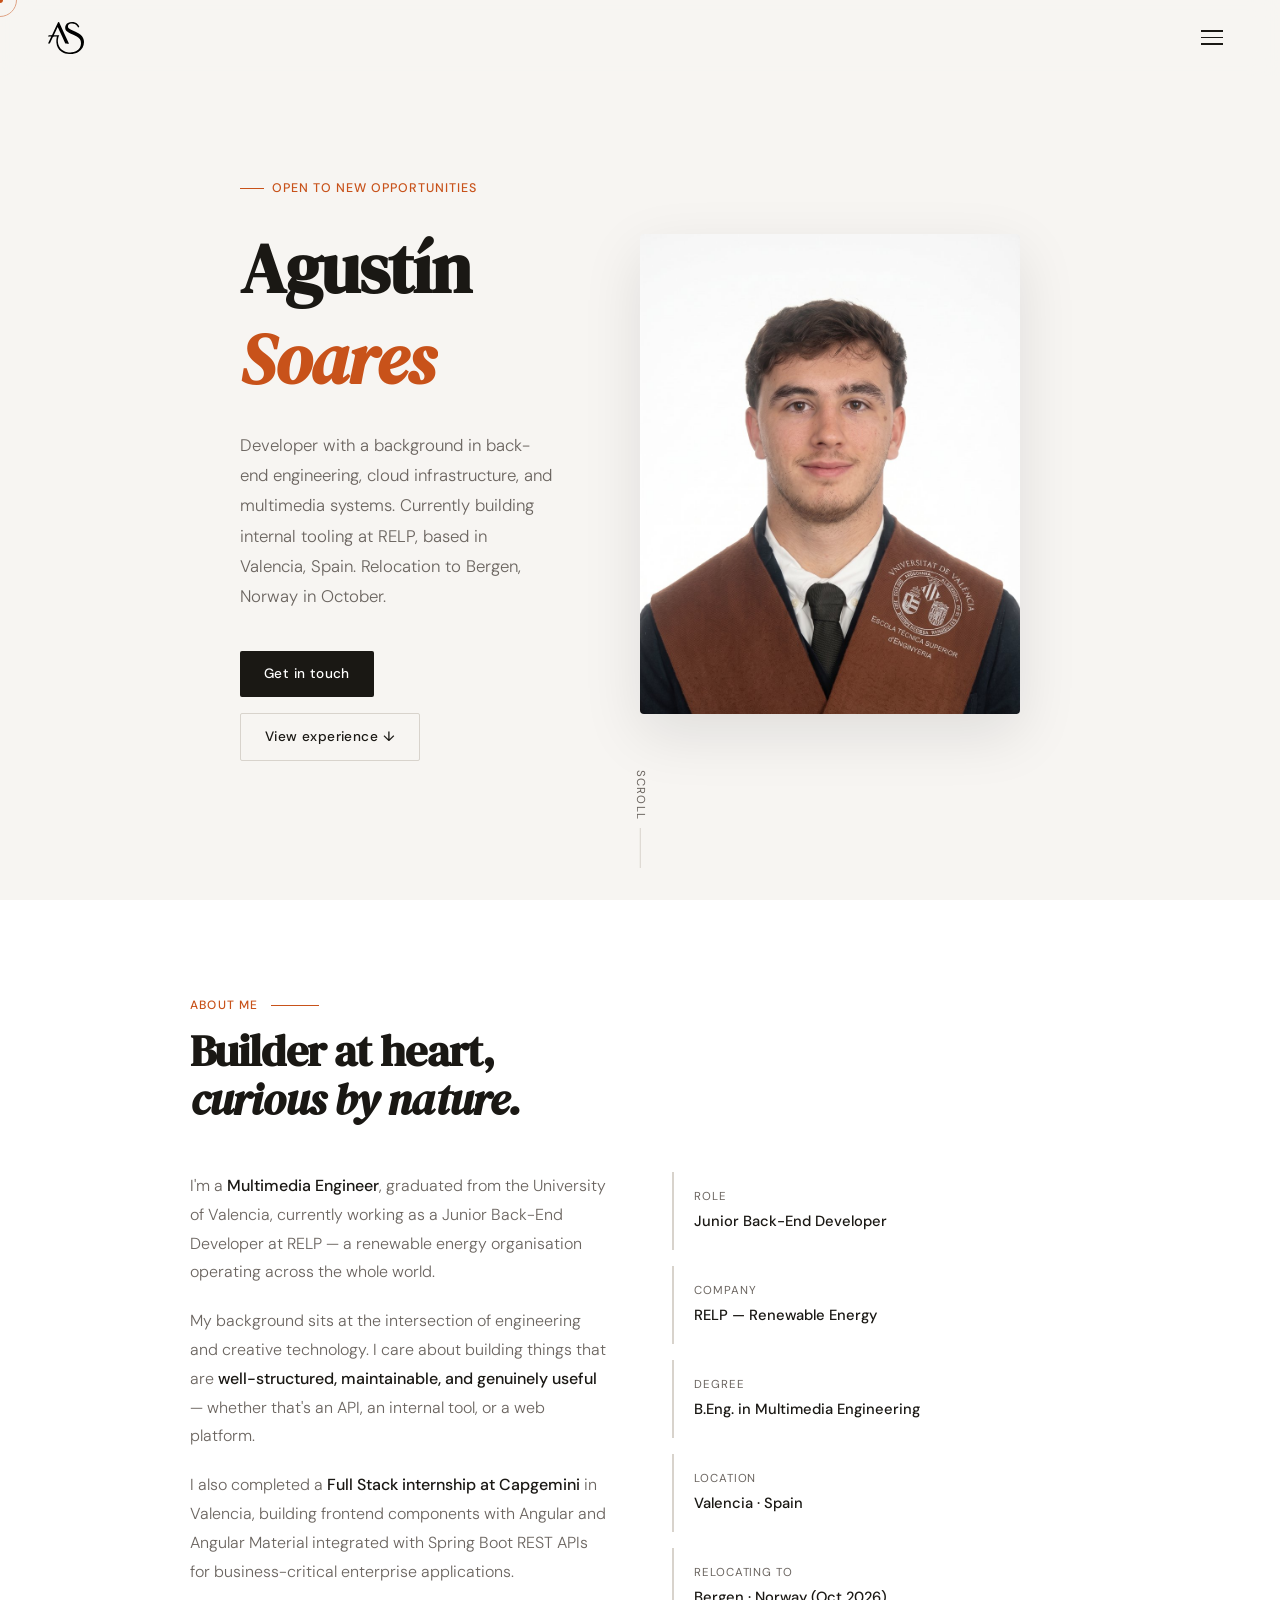
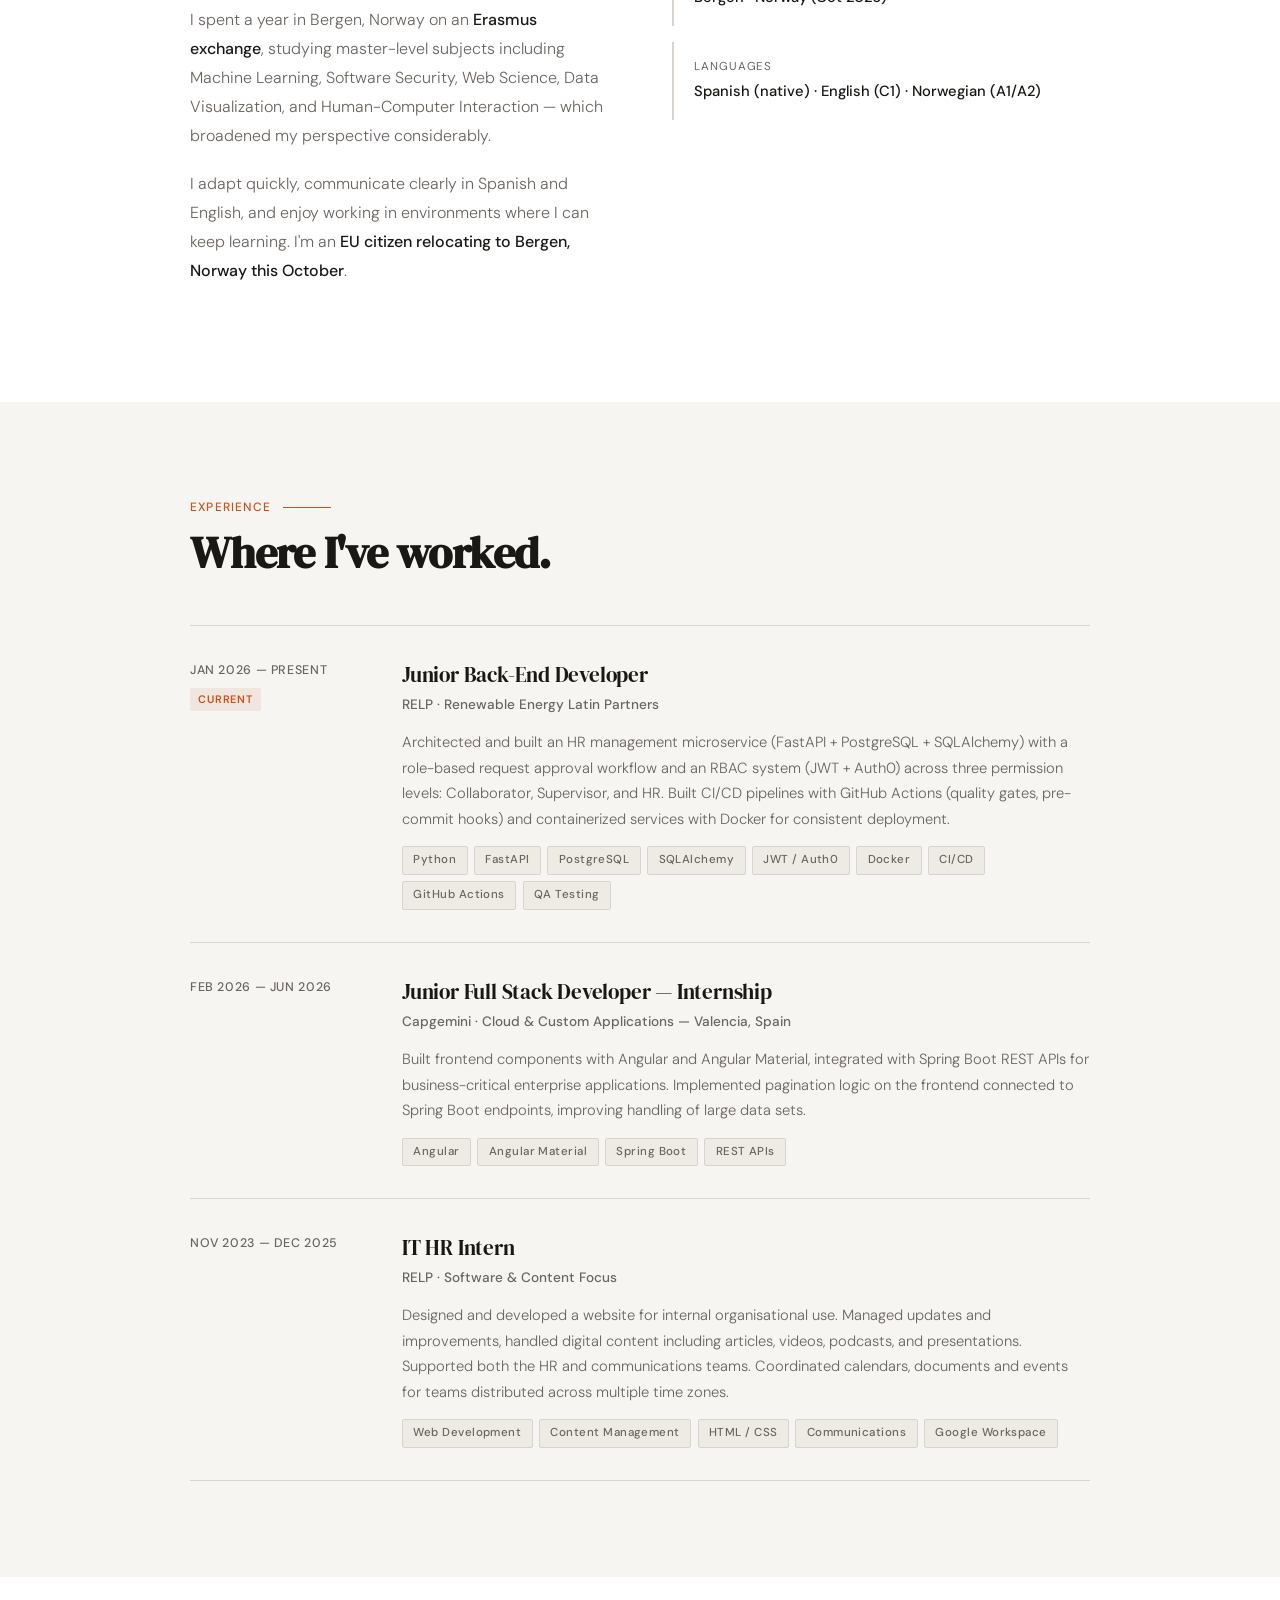
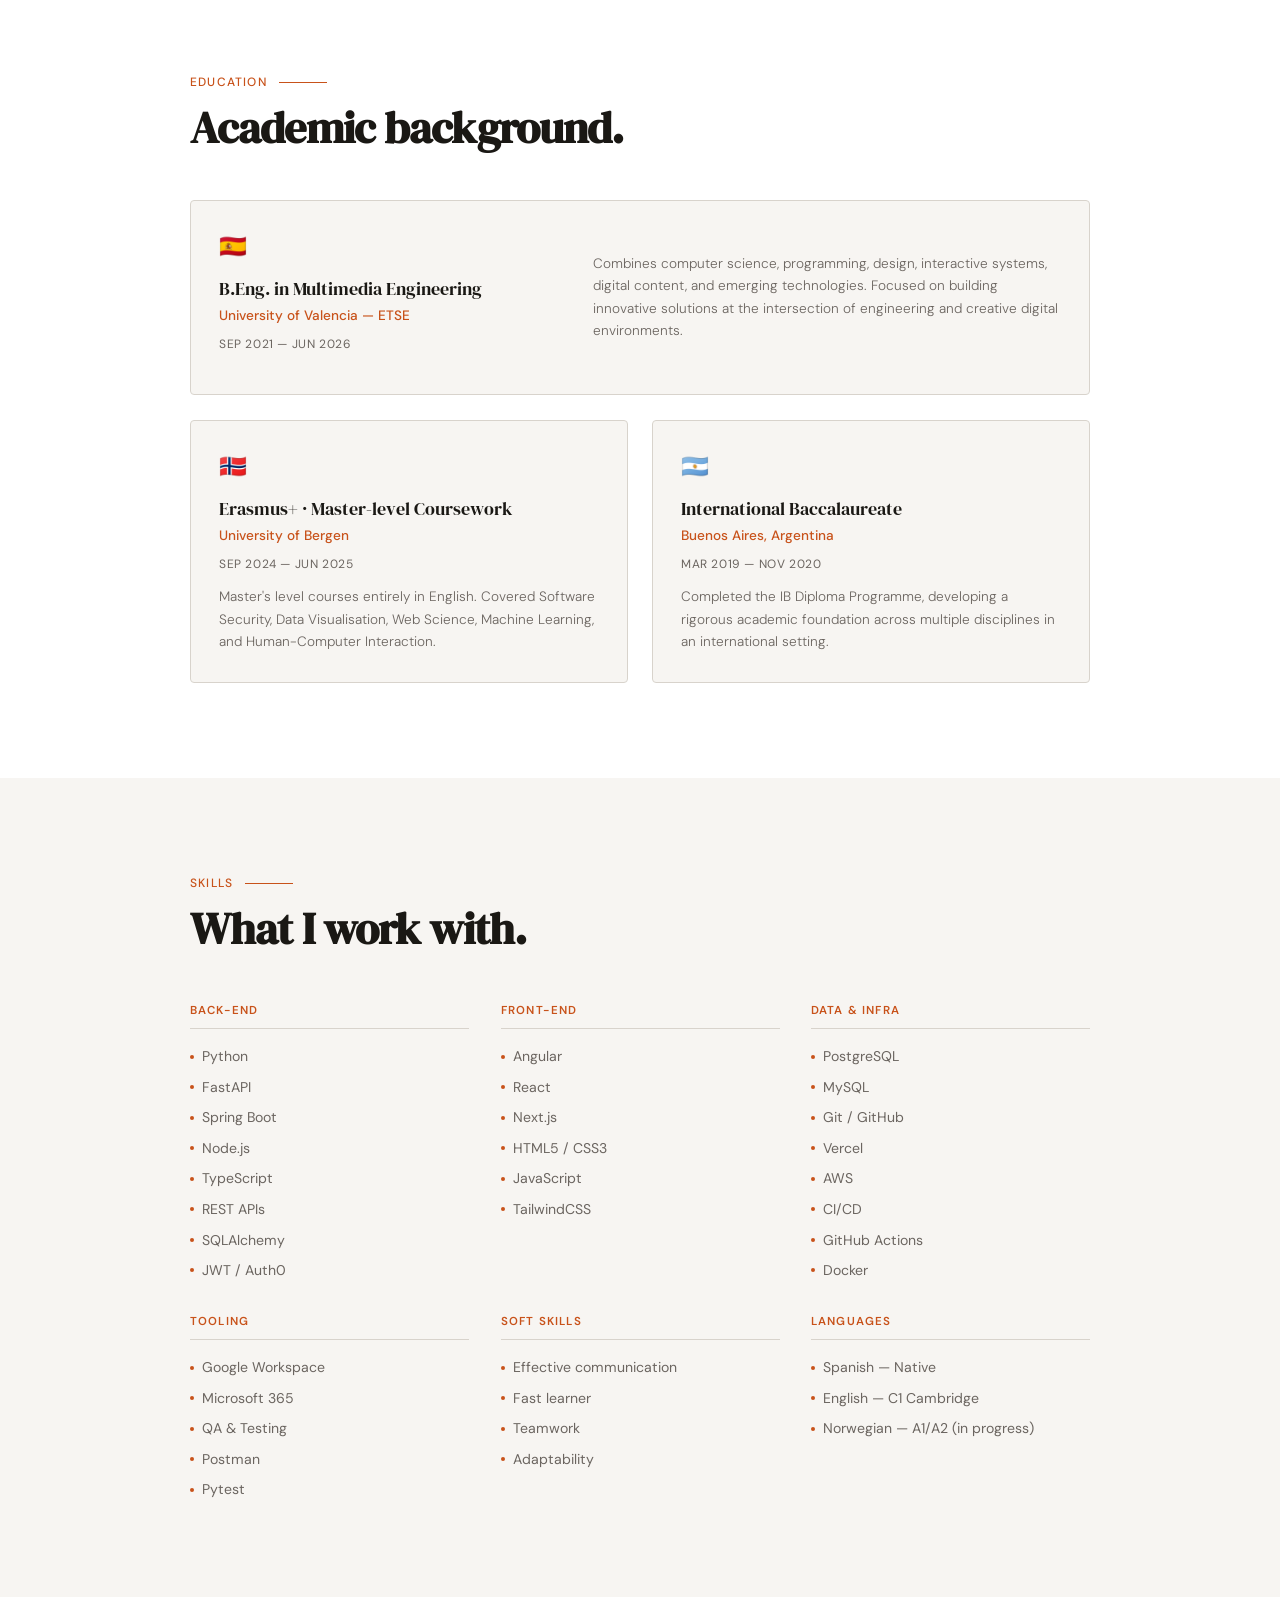
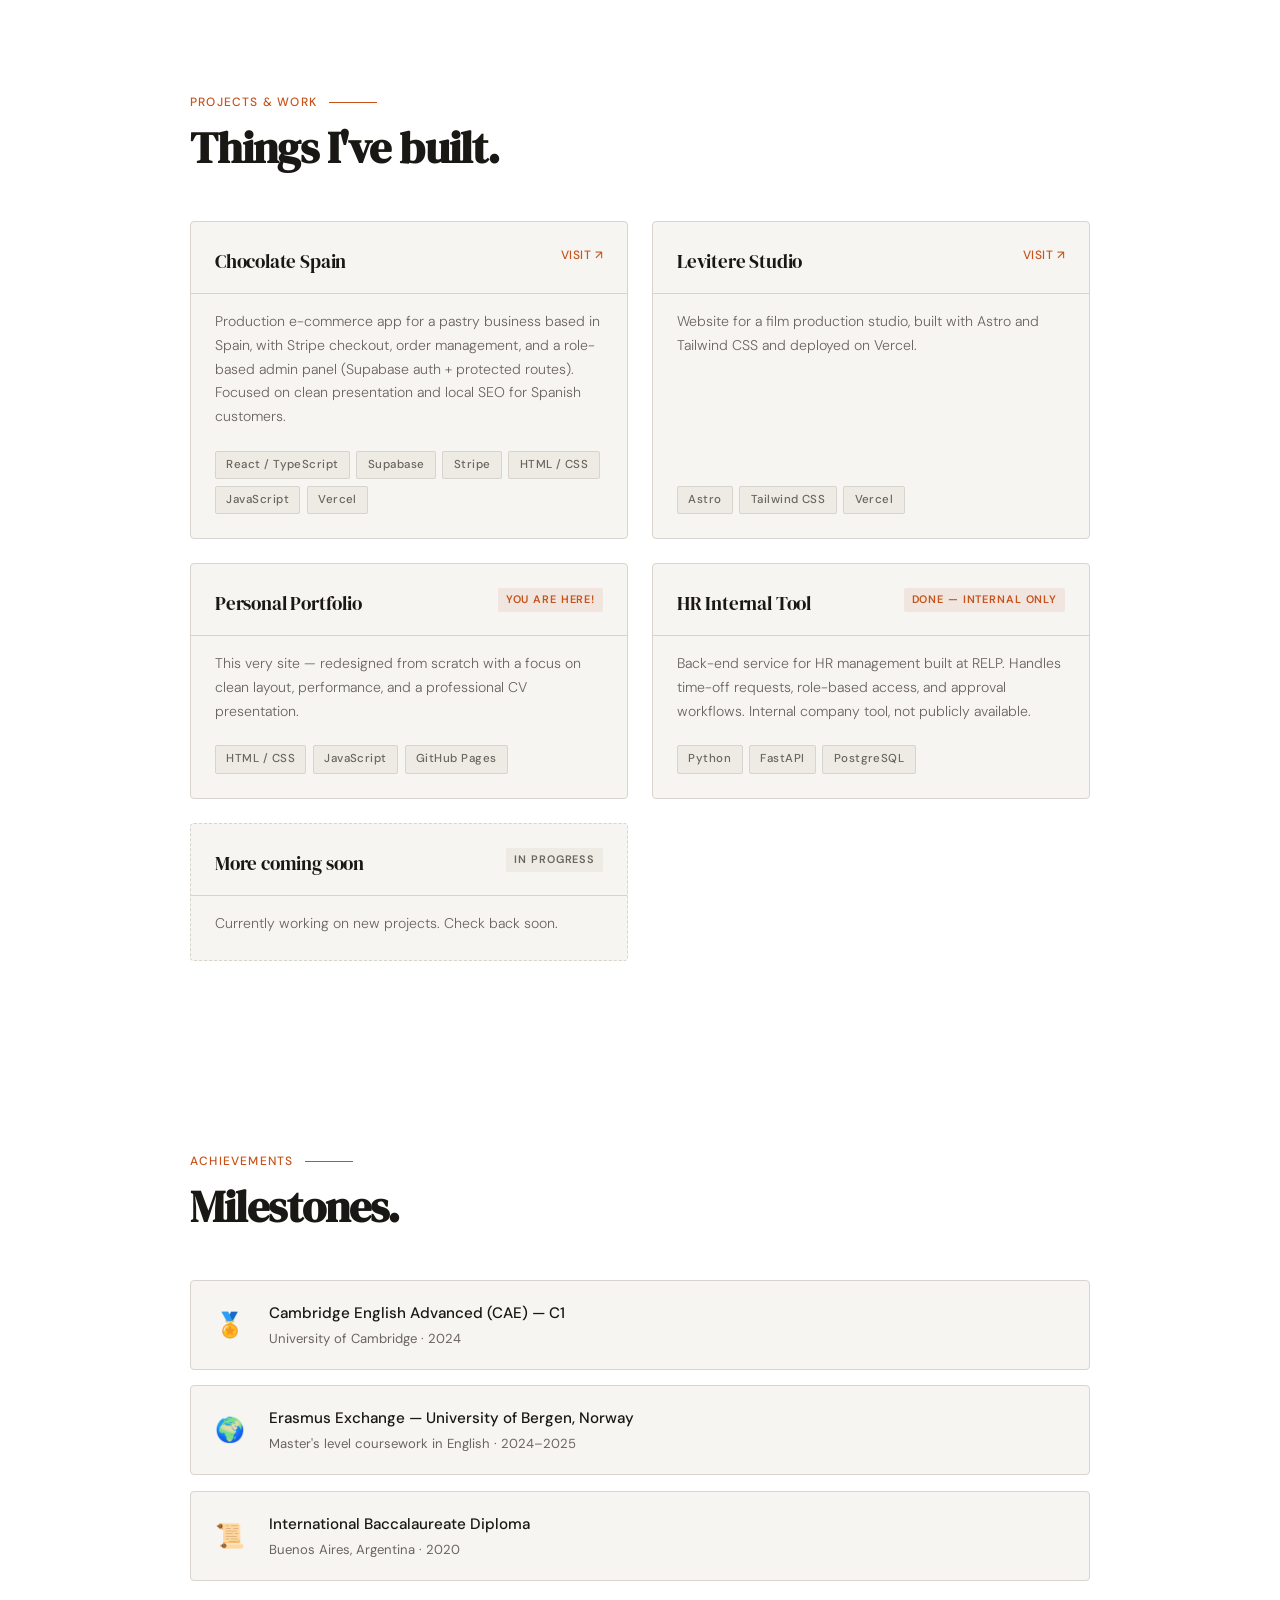
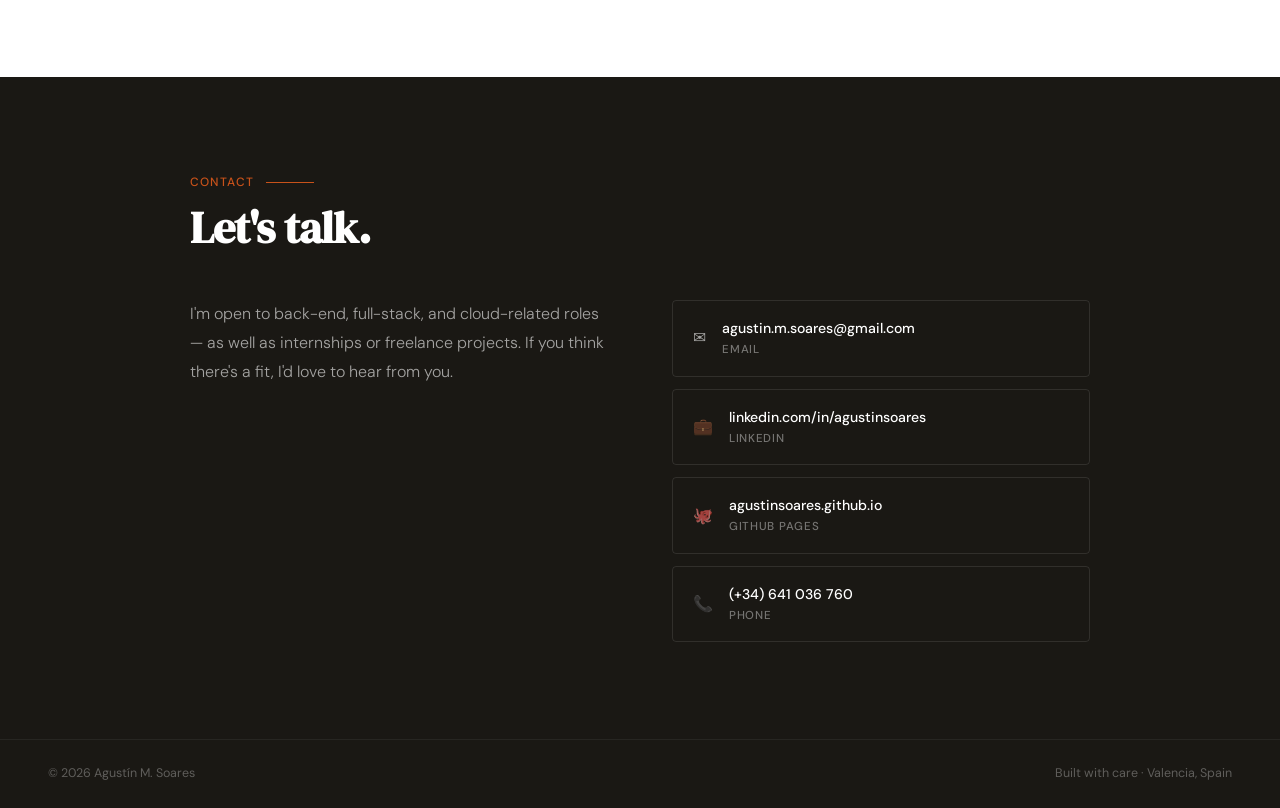
<file: index.html>
<!DOCTYPE html>
<html lang="en">
<head>
  <meta charset="UTF-8" />
  <meta name="viewport" content="width=device-width, initial-scale=1.0" />
  <title>Agustín Soares — Developer</title>
  <meta name="description" content="Agustín Soares — Backend Software Engineer based in Valencia, Spain, relocating to Bergen, Norway. Python/FastAPI, Java/Spring Boot, full-stack and cloud applications." />

  <link rel="icon" type="image/svg+xml" href="svg/logo_agus.svg" />

  <!-- Open Graph / social preview -->
  <meta property="og:type" content="website" />
  <meta property="og:url" content="https://agustinsoares.github.io/" />
  <meta property="og:title" content="Agustín Soares — Developer" />
  <meta property="og:description" content="Backend Software Engineer — Python/FastAPI & Java/Spring Boot, full-stack, cloud applications." />
  <meta property="og:image" content="https://agustinsoares.github.io/img/photo.jpg" />
  <meta name="twitter:card" content="summary" />
  <meta name="twitter:title" content="Agustín Soares — Developer" />
  <meta name="twitter:description" content="Backend Software Engineer — Python/FastAPI & Java/Spring Boot, full-stack, cloud applications." />
  <meta name="twitter:image" content="https://agustinsoares.github.io/img/photo.jpg" />

  <link rel="preconnect" href="https://fonts.googleapis.com" />
  <link rel="preconnect" href="https://fonts.gstatic.com" crossorigin />
  <link href="https://fonts.googleapis.com/css2?family=DM+Serif+Display:ital@0;1&family=DM+Sans:opsz,wght@9..40,300;9..40,400;9..40,500&display=swap" rel="stylesheet" />
  <link rel="stylesheet" href="css/styles.css" />
</head>
<body>

  <!-- LOADER -->
  <div id="loader" class="loader">
    <div class="loader-count"><span id="loaderNum">0</span><span class="loader-percent">%</span></div>
    <div class="loader-bar"><div class="loader-bar-fill" id="loaderBarFill"></div></div>
  </div>

  <nav id="navbar">
    <a href="#hero" class="nav-logo">
      <img src="svg/logo_agus.svg" alt="Agustín Soares" />
    </a>
    <button class="nav-toggle" id="navToggle" aria-expanded="false" aria-controls="navMenu" aria-label="Toggle menu">
      <span></span><span></span><span></span>
    </button>
    <ul class="nav-links" id="navMenu">
      <li><a href="#about">About</a></li>
      <li><a href="#experience">Experience</a></li>
      <li><a href="#education">Education</a></li>
      <li><a href="#skills">Skills</a></li>
      <li><a href="#projects">Projects</a></li>
      <li><a href="#contact">Contact</a></li>
    </ul>
  </nav>

  <!-- HERO -->
  <section id="hero">
    <div class="hero-left">
      <div class="hero-tag">Open to new opportunities</div>
      <h1 class="hero-name"><span class="split-chars" data-split>Agustín</span><br /><em><span class="split-chars" data-split>Soares</span></em></h1>
      <p class="hero-bio">
        Developer with a background in back-end engineering, cloud infrastructure, and multimedia systems. Currently building internal tooling at RELP, based in Valencia, Spain. Relocation to Bergen, Norway in October.
      </p>
      <div class="hero-actions">
        <a href="#contact" class="btn btn-primary">Get in touch</a>
        <a href="#experience" class="btn btn-ghost">View experience ↓</a>
      </div>
    </div>
    <div class="hero-right">
      <img class="hero-photo" src="img/photo.jpg" alt="Agustín Soares" />
    </div>
    <div class="hero-scroll">
      <span>scroll</span>
      <div class="scroll-line"></div>
    </div>
  </section>

  <!-- ABOUT -->
  <section id="about">
    <div class="section-inner">
      <div class="section-label">About me</div>
      <h2 class="section-title">Builder at heart,<br /><em class="section-title-em">curious by nature.</em></h2>
      <div class="about-grid">
        <div class="about-text fade-in" data-dir="left">
          <p>I'm a <strong>Multimedia Engineer</strong>, graduated from the University of Valencia, currently working as a Junior Back-End Developer at RELP — a renewable energy organisation operating across the whole world.</p>
          <p>My background sits at the intersection of engineering and creative technology. I care about building things that are <strong>well-structured, maintainable, and genuinely useful</strong> — whether that's an API, an internal tool, or a web platform.</p>
          <p>I also completed a <strong>Full Stack internship at Capgemini</strong> in Valencia, building frontend components with Angular and Angular Material integrated with Spring Boot REST APIs for business-critical enterprise applications.</p>
          <p>I spent a year in Bergen, Norway on an <strong>Erasmus exchange</strong>, studying master-level subjects including Machine Learning, Software Security, Web Science, Data Visualization, and Human-Computer Interaction — which broadened my perspective considerably.</p>
          <p>I adapt quickly, communicate clearly in Spanish and English, and enjoy working in environments where I can keep learning. I'm an <strong>EU citizen relocating to Bergen, Norway this October</strong>.</p>
        </div>
        <div class="about-aside fade-in" data-dir="right">
          <div class="aside-item"><div class="aside-item-label">Role</div><div class="aside-item-value">Junior Back-End Developer</div></div>
          <div class="aside-item"><div class="aside-item-label">Company</div><div class="aside-item-value">RELP — Renewable Energy</div></div>
          <div class="aside-item"><div class="aside-item-label">Degree</div><div class="aside-item-value">B.Eng. in Multimedia Engineering</div></div>
          <div class="aside-item"><div class="aside-item-label">Location</div><div class="aside-item-value">Valencia · Spain</div></div>
          <div class="aside-item"><div class="aside-item-label">Relocating to</div><div class="aside-item-value">Bergen · Norway (Oct 2026)</div></div>
          <div class="aside-item"><div class="aside-item-label">Languages</div><div class="aside-item-value">Spanish (native) · English (C1) · Norwegian (A1/A2)</div></div>
        </div>
      </div>
    </div>
  </section>

  <!-- EXPERIENCE -->
  <section id="experience">
    <div class="section-inner">
      <div class="section-label">Experience</div>
      <h2 class="section-title">Where I've worked.</h2>
      <div class="exp-list">
        <div class="exp-item fade-in" data-dir="left">
          <div>
            <div class="exp-date">Jan 2026 — Present</div>
            <div class="exp-current">Current</div>
          </div>
          <div>
            <div class="exp-role">Junior Back-End Developer</div>
            <div class="exp-company">RELP · Renewable Energy Latin Partners</div>
            <p class="exp-desc">Architected and built an HR management microservice (FastAPI + PostgreSQL + SQLAlchemy) with a role-based request approval workflow and an RBAC system (JWT + Auth0) across three permission levels: Collaborator, Supervisor, and HR. Built CI/CD pipelines with GitHub Actions (quality gates, pre-commit hooks) and containerized services with Docker for consistent deployment.</p>
            <div class="exp-tags"><span class="tag">Python</span><span class="tag">FastAPI</span><span class="tag">PostgreSQL</span><span class="tag">SQLAlchemy</span><span class="tag">JWT / Auth0</span><span class="tag">Docker</span><span class="tag">CI/CD</span><span class="tag">GitHub Actions</span><span class="tag">QA Testing</span></div>
          </div>
        </div>
        <div class="exp-item fade-in" data-dir="left">
          <div><div class="exp-date">Feb 2026 — Jun 2026</div></div>
          <div>
            <div class="exp-role">Junior Full Stack Developer — Internship</div>
            <div class="exp-company">Capgemini · Cloud &amp; Custom Applications — Valencia, Spain</div>
            <p class="exp-desc">Built frontend components with Angular and Angular Material, integrated with Spring Boot REST APIs for business-critical enterprise applications. Implemented pagination logic on the frontend connected to Spring Boot endpoints, improving handling of large data sets.</p>
            <div class="exp-tags"><span class="tag">Angular</span><span class="tag">Angular Material</span><span class="tag">Spring Boot</span><span class="tag">REST APIs</span></div>
          </div>
        </div>
        <div class="exp-item fade-in" data-dir="left">
          <div><div class="exp-date">Nov 2023 — Dec 2025</div></div>
          <div>
            <div class="exp-role">IT HR Intern</div>
            <div class="exp-company">RELP · Software &amp; Content Focus</div>
            <p class="exp-desc">Designed and developed a website for internal organisational use. Managed updates and improvements, handled digital content including articles, videos, podcasts, and presentations. Supported both the HR and communications teams. Coordinated calendars, documents and events for teams distributed across multiple time zones.</p>
            <div class="exp-tags"><span class="tag">Web Development</span><span class="tag">Content Management</span><span class="tag">HTML / CSS</span><span class="tag">Communications</span><span class="tag">Google Workspace</span></div>
          </div>
        </div>
      </div>
    </div>
  </section>

  <!-- EDUCATION -->
  <section id="education">
    <div class="section-inner">
      <div class="section-label">Education</div>
      <h2 class="section-title">Academic background.</h2>
      <div class="edu-grid">
        <div class="edu-card highlight fade-in" data-dir="up">
          <div>
            <div class="edu-flag">🇪🇸</div>
            <div class="edu-degree">B.Eng. in Multimedia Engineering</div>
            <div class="edu-school">University of Valencia — ETSE</div>
            <div class="edu-years">Sep 2021 — Jun 2026</div>
          </div>
          <div class="edu-desc">Combines computer science, programming, design, interactive systems, digital content, and emerging technologies. Focused on building innovative solutions at the intersection of engineering and creative digital environments.</div>
        </div>
        <div class="edu-card fade-in" data-dir="left">
          <div class="edu-flag">🇳🇴</div>
          <div class="edu-degree">Erasmus+ · Master-level Coursework</div>
          <div class="edu-school">University of Bergen</div>
          <div class="edu-years">Sep 2024 — Jun 2025</div>
          <div class="edu-desc">Master's level courses entirely in English. Covered Software Security, Data Visualisation, Web Science, Machine Learning, and Human-Computer Interaction.</div>
        </div>
        <div class="edu-card fade-in" data-dir="right">
          <div class="edu-flag">🇦🇷</div>
          <div class="edu-degree">International Baccalaureate</div>
          <div class="edu-school">Buenos Aires, Argentina</div>
          <div class="edu-years">Mar 2019 — Nov 2020</div>
          <div class="edu-desc">Completed the IB Diploma Programme, developing a rigorous academic foundation across multiple disciplines in an international setting.</div>
        </div>
      </div>
    </div>
  </section>

  <!-- SKILLS -->
  <section id="skills">
    <div class="section-inner">
      <div class="section-label">Skills</div>
      <h2 class="section-title">What I work with.</h2>
      <div class="skills-grid">
        <div class="fade-in" data-dir="up"><div class="skill-group-title">Back-End</div><ul class="skill-list"><li>Python</li><li>FastAPI</li><li>Spring Boot</li><li>Node.js</li><li>TypeScript</li><li>REST APIs</li><li>SQLAlchemy</li><li>JWT / Auth0</li></ul></div>
        <div class="fade-in" data-dir="up"><div class="skill-group-title">Front-End</div><ul class="skill-list"><li>Angular</li><li>React</li><li>Next.js</li><li>HTML5 / CSS3</li><li>JavaScript</li><li>TailwindCSS</li></ul></div>
        <div class="fade-in" data-dir="up"><div class="skill-group-title">Data &amp; Infra</div><ul class="skill-list"><li>PostgreSQL</li><li>MySQL</li><li>Git / GitHub</li><li>Vercel</li><li>AWS</li><li>CI/CD</li><li>GitHub Actions</li><li>Docker</li></ul></div>
        <div class="fade-in" data-dir="up"><div class="skill-group-title">Tooling</div><ul class="skill-list"><li>Google Workspace</li><li>Microsoft 365</li><li>QA &amp; Testing</li><li>Postman</li><li>Pytest</li></ul></div>
        <div class="fade-in" data-dir="up"><div class="skill-group-title">Soft Skills</div><ul class="skill-list"><li>Effective communication</li><li>Fast learner</li><li>Teamwork</li><li>Adaptability</li></ul></div>
        <div class="fade-in" data-dir="up"><div class="skill-group-title">Languages</div><ul class="skill-list"><li>Spanish — Native</li><li>English — C1 Cambridge</li><li>Norwegian — A1/A2 (in progress)</li></ul></div>
      </div>
    </div>
  </section>

  <!-- PROJECTS -->
  <section id="projects">
    <div class="section-inner">
      <div class="section-label">Projects &amp; Work</div>
      <h2 class="section-title">Things I've built.</h2>
      <div class="projects-grid">

        <div class="project-card fade-in" data-dir="up">
          <div class="project-header">
            <div class="project-name">Chocolate Spain</div>
            <a href="https://chocolate-spain.vercel.app/" class="project-link" target="_blank" rel="noopener">Visit ↗</a>
          </div>
          <div class="project-body">
            <p class="project-desc">Production e-commerce app for a pastry business based in Spain, with Stripe checkout, order management, and a role-based admin panel (Supabase auth + protected routes). Focused on clean presentation and local SEO for Spanish customers.</p>
            <div class="project-tags"><span class="tag">React / TypeScript</span><span class="tag">Supabase</span><span class="tag">Stripe</span><span class="tag">HTML / CSS</span><span class="tag">JavaScript</span><span class="tag">Vercel</span></div>
          </div>
        </div>

        <div class="project-card fade-in" data-dir="up">
          <div class="project-header">
            <div class="project-name">Levitere Studio</div>
            <a href="https://levitere.vercel.app/" class="project-link" target="_blank" rel="noopener">Visit ↗</a>
          </div>
          <div class="project-body">
            <p class="project-desc">Website for a film production studio, built with Astro and Tailwind CSS and deployed on Vercel.</p>
            <div class="project-tags"><span class="tag">Astro</span><span class="tag">Tailwind CSS</span><span class="tag">Vercel</span></div>
          </div>
        </div>

        <div class="project-card fade-in" data-dir="up">
          <div class="project-header">
            <div class="project-name">Personal Portfolio</div>
            <span class="done-badge">You are here!</span>
          </div>
          <div class="project-body">
            <p class="project-desc">This very site — redesigned from scratch with a focus on clean layout, performance, and a professional CV presentation.</p>
            <div class="project-tags"><span class="tag">HTML / CSS</span><span class="tag">JavaScript</span><span class="tag">GitHub Pages</span></div>
          </div>
        </div>

        <div class="project-card fade-in" data-dir="up">
          <div class="project-header">
            <div class="project-name">HR Internal Tool</div>
            <span class="done-badge">Done — internal only</span>
          </div>
          <div class="project-body">
            <p class="project-desc">Back-end service for HR management built at RELP. Handles time-off requests, role-based access, and approval workflows. Internal company tool, not publicly available.</p>
            <div class="project-tags"><span class="tag">Python</span><span class="tag">FastAPI</span><span class="tag">PostgreSQL</span></div>
          </div>
        </div>

        <div class="project-card coming-soon fade-in" data-dir="up">
          <div class="project-header">
            <div class="project-name">More coming soon</div>
            <span class="coming-badge">In progress</span>
          </div>
          <div class="project-body">
            <p class="project-desc">Currently working on new projects. Check back soon.</p>
          </div>
        </div>

      </div>
    </div>
  </section>

  <!-- CERTIFICATIONS (hidden until there are enough to show — see git history to restore)
  <section id="certifications">
    <div class="section-inner">
      <div class="section-label">Certifications</div>
      <h2 class="section-title">Courses and credentials.</h2>
      <div class="certs-grid">

        <div class="cert-card fade-in" data-dir="up">
          <div class="cert-issuer">University of Cambridge</div>
          <div class="cert-name">Cambridge English Advanced (CAE) - C1</div>
          <div class="cert-date">2024</div>
          <a href="#" class="cert-link">View credential</a>
        </div>

        <div class="cert-card placeholder fade-in" data-dir="up">
          <div class="cert-issuer">-</div>
          <div class="cert-placeholder-text">More certifications coming soon</div>
        </div>

        <div class="cert-card placeholder fade-in" data-dir="up">
          <div class="cert-issuer">-</div>
          <div class="cert-placeholder-text">Add your next course here</div>
        </div>

      </div>
    </div>
  </section>
  -->

  <!-- ACHIEVEMENTS -->
  <section id="achievements">
    <div class="section-inner">
      <div class="section-label">Achievements</div>
      <h2 class="section-title">Milestones.</h2>
      <div class="ach-list">
        <div class="ach-item fade-in" data-dir="left"><div class="ach-icon">🏅</div><div><div class="ach-title">Cambridge English Advanced (CAE) — C1</div><div class="ach-detail">University of Cambridge · 2024</div></div></div>
        <div class="ach-item fade-in" data-dir="left"><div class="ach-icon">🌍</div><div><div class="ach-title">Erasmus Exchange — University of Bergen, Norway</div><div class="ach-detail">Master's level coursework in English · 2024–2025</div></div></div>
        <div class="ach-item fade-in" data-dir="left"><div class="ach-icon">📜</div><div><div class="ach-title">International Baccalaureate Diploma</div><div class="ach-detail">Buenos Aires, Argentina · 2020</div></div></div>
      </div>
    </div>
  </section>

  <!-- CONTACT -->
  <section id="contact">
    <div class="section-inner">
      <div class="section-label">Contact</div>
      <h2 class="section-title">Let's talk.</h2>
      <div class="contact-grid">
        <div class="contact-text fade-in" data-dir="left">
          I'm open to back-end, full-stack, and cloud-related roles — as well as internships or freelance projects. If you think there's a fit, I'd love to hear from you.
        </div>
        <div class="contact-links fade-in" data-dir="right">
          <a href="mailto:agustin.m.soares@gmail.com" class="contact-link"><span class="contact-link-icon">✉️</span><div><div>agustin.m.soares@gmail.com</div><div class="contact-link-label">Email</div></div></a>
          <a href="https://www.linkedin.com/in/agustinsoares/" target="_blank" rel="noopener" class="contact-link"><span class="contact-link-icon">💼</span><div><div>linkedin.com/in/agustinsoares</div><div class="contact-link-label">LinkedIn</div></div></a>
          <a href="https://agustinsoares.github.io/" target="_blank" rel="noopener" class="contact-link"><span class="contact-link-icon">🐙</span><div><div>agustinsoares.github.io</div><div class="contact-link-label">GitHub Pages</div></div></a>
          <a href="tel:+34641036760" class="contact-link"><span class="contact-link-icon">📞</span><div><div>(+34) 641 036 760</div><div class="contact-link-label">Phone</div></div></a>
        </div>
      </div>
    </div>
  </section>

  <footer>
    <span>© 2026 Agustín M. Soares</span>
    <span>Built with care · Valencia, Spain</span>
  </footer>

  <div class="cursor-dot" aria-hidden="true"></div>
  <div class="cursor-ring" aria-hidden="true"></div>

  <script src="js/script.js"></script>
</body>
</html>
</file>
<file: css/styles.css>
*,
*::before,
*::after {
    box-sizing: border-box;
    margin: 0;
    padding: 0;
}

:root {
    --bg: #F7F5F2;
    --surface: #EEEAE4;
    --ink: #1A1814;
    --ink-muted: #6B6560;
    --accent: #C8521A;
    --accent-light: #F0E6DF;
    --border: #D8D3CC;
    --white: #FFFFFF;
    --serif: 'DM Serif Display', Georgia, serif;
    --sans: 'DM Sans', system-ui, sans-serif;
}

html {
    scroll-behavior: smooth;
}

body {
    font-family: var(--sans);
    background: var(--bg);
    color: var(--ink);
    font-size: 16px;
    line-height: 1.6;
    -webkit-font-smoothing: antialiased;
}

/* NAV */
nav {
    position: fixed;
    top: 0;
    left: 0;
    right: 0;
    z-index: 100;
    display: flex;
    justify-content: space-between;
    align-items: center;
    padding: 1.1rem 3rem;
    background: rgba(247, 245, 242, 0.9);
    -webkit-backdrop-filter: blur(14px);
    backdrop-filter: blur(14px);
    border-bottom: 1px solid transparent;
    transition: border-color 0.3s;
}

nav.scrolled {
    border-color: var(--border);
}

.nav-logo {
    display: flex;
    align-items: center;
    text-decoration: none;
}

.nav-logo img {
    height: 32px;
    width: auto;
}

/* NAV TOGGLE (hamburger) */
.nav-toggle {
    display: flex;
    flex-direction: column;
    justify-content: center;
    align-items: center;
    gap: 5px;
    width: 40px;
    height: 40px;
    background: transparent;
    border: none;
    cursor: pointer;
    z-index: 210;
}

.nav-toggle span {
    display: block;
    width: 22px;
    height: 1.5px;
    background: var(--ink);
    transition: transform 0.3s ease, opacity 0.3s ease;
}

.nav-toggle[aria-expanded="true"] span:nth-child(1) {
    transform: translateY(6.5px) rotate(45deg);
}

.nav-toggle[aria-expanded="true"] span:nth-child(2) {
    opacity: 0;
}

.nav-toggle[aria-expanded="true"] span:nth-child(3) {
    transform: translateY(-6.5px) rotate(-45deg);
}

.nav-links {
    position: absolute;
    top: 100%;
    right: 3rem;
    display: flex;
    flex-direction: column;
    gap: 0.25rem;
    list-style: none;
    background: var(--white);
    border: 1px solid var(--border);
    border-radius: 6px;
    padding: 0.75rem;
    box-shadow: 0 16px 40px rgba(0, 0, 0, 0.1);
    opacity: 0;
    transform: translateY(-8px);
    pointer-events: none;
    transition: opacity 0.22s ease, transform 0.22s ease;
}

.nav-links.open {
    opacity: 1;
    transform: translateY(0);
    pointer-events: auto;
}

.nav-links a {
    display: block;
    padding: 0.55rem 1rem;
    border-radius: 4px;
    font-size: 0.82rem;
    font-weight: 500;
    letter-spacing: 0.05em;
    text-transform: uppercase;
    color: var(--ink-muted);
    text-decoration: none;
    white-space: nowrap;
    transition: color 0.2s, background 0.2s;
}

.nav-links a:hover {
    color: var(--accent);
    background: var(--accent-light);
}

/* HERO */
#hero {
    min-height: 100vh;
    display: grid;
    grid-template-columns: 1fr 420px;
    align-items: center;
    padding: 0 15rem;
    gap: 4rem;
}

.hero-left {
    padding-top: 2rem;
}

.hero-tag {
    display: inline-flex;
    align-items: center;
    gap: 0.5rem;
    font-size: 0.78rem;
    font-weight: 500;
    letter-spacing: 0.08em;
    text-transform: uppercase;
    color: var(--accent);
    margin-bottom: 1.5rem;
}

.hero-tag::before {
    content: '';
    width: 1.5rem;
    height: 1px;
    background: var(--accent);
}

.hero-name {
    font-family: var(--serif);
    font-size: clamp(3rem, 5.5vw, 5rem);
    line-height: 1.0;
    letter-spacing: -0.02em;
    margin-bottom: 1.5rem;
}

.hero-name em {
    font-style: italic;
    color: var(--accent);
}

.hero-bio {
    font-size: 1.05rem;
    font-weight: 300;
    color: var(--ink-muted);
    max-width: 44ch;
    line-height: 1.8;
    margin-bottom: 2.5rem;
}

.hero-actions {
    display: flex;
    gap: 1rem;
    flex-wrap: wrap;
}

.btn {
    display: inline-flex;
    align-items: center;
    gap: 0.5rem;
    padding: 0.75rem 1.5rem;
    border-radius: 2px;
    font-size: 0.85rem;
    font-weight: 500;
    letter-spacing: 0.03em;
    text-decoration: none;
    transition: all 0.2s;
    cursor: pointer;
    border: none;
    font-family: var(--sans);
}

.btn-primary {
    background: var(--ink);
    color: var(--white);
}

.btn-primary:hover {
    background: var(--accent);
}

.btn-ghost {
    background: transparent;
    color: var(--ink);
    border: 1.5px solid var(--border);
}

.btn-ghost:hover {
    border-color: var(--ink);
}

.hero-right {
    position: relative;
    display: flex;
    align-items: center;
    justify-content: center;
    padding-top: 3rem;
}

.hero-photo {
    width: 100%;
    max-width: 380px;
    height: 480px;
    object-fit: cover;
    object-position: center top;
    border-radius: 4px;
    display: block;
    filter: grayscale(8%);
    box-shadow: 0 20px 60px rgba(0, 0, 0, 0.10);
}

.hero-scroll {
    position: absolute;
    bottom: 2rem;
    left: 50%;
    transform: translateX(-50%);
    display: flex;
    flex-direction: column;
    align-items: center;
    gap: 0.5rem;
    font-size: 0.72rem;
    letter-spacing: 0.1em;
    text-transform: uppercase;
    color: var(--ink-muted);
    animation: bounce 2.5s infinite;
}

.hero-scroll span {
    writing-mode: vertical-rl;
}

.scroll-line {
    width: 1px;
    height: 2.5rem;
    background: var(--border);
}

@keyframes bounce {

    0%,
    100% {
        transform: translateX(-50%) translateY(0);
    }

    50% {
        transform: translateX(-50%) translateY(7px);
    }
}

/* SECTIONS */
section {
    padding: 6rem 3rem;
}

.section-inner {
    max-width: 900px;
    margin: 0 auto;
}

.section-label {
    font-size: 0.75rem;
    font-weight: 500;
    letter-spacing: 0.1em;
    text-transform: uppercase;
    color: var(--accent);
    margin-bottom: 0.75rem;
    display: flex;
    align-items: center;
    gap: 0.75rem;
}

.section-label::after {
    content: '';
    flex: 1;
    max-width: 3rem;
    height: 1px;
    background: var(--accent);
}

.section-title {
    font-family: var(--serif);
    font-size: clamp(2rem, 4vw, 2.75rem);
    letter-spacing: -0.02em;
    line-height: 1.1;
    margin-bottom: 3rem;
}

.section-title-em {
    font-family: var(--serif);
    font-style: italic;
}

/* ABOUT */
#about {
    background: var(--white);
}

.about-grid {
    display: grid;
    grid-template-columns: 1fr 1fr;
    gap: 4rem;
    align-items: start;
}

.about-text p {
    font-size: 1rem;
    font-weight: 300;
    color: var(--ink-muted);
    line-height: 1.8;
    margin-bottom: 1.25rem;
}

.about-text p strong {
    color: var(--ink);
    font-weight: 500;
}

.about-aside {
    display: flex;
    flex-direction: column;
    gap: 1rem;
}

.aside-item {
    padding: 1rem 1.25rem;
    border-left: 2px solid var(--border);
    transition: border-color 0.2s;
}

.aside-item:hover {
    border-color: var(--accent);
}

.aside-item-label {
    font-size: 0.72rem;
    text-transform: uppercase;
    letter-spacing: 0.08em;
    color: var(--ink-muted);
    margin-bottom: 0.25rem;
}

.aside-item-value {
    font-size: 0.92rem;
    font-weight: 500;
}

/* EXPERIENCE */
#experience {
    background: var(--bg);
}

.exp-list {
    display: flex;
    flex-direction: column;
}

.exp-item {
    display: grid;
    grid-template-columns: 180px 1fr;
    gap: 2rem;
    padding: 2rem 0;
    border-bottom: 1px solid var(--border);
}

.exp-item:first-child {
    border-top: 1px solid var(--border);
}

.exp-date {
    font-size: 0.78rem;
    font-weight: 500;
    letter-spacing: 0.05em;
    color: var(--ink-muted);
    text-transform: uppercase;
    padding-top: 0.2rem;
}

.exp-current {
    display: inline-block;
    margin-top: 0.4rem;
    font-size: 0.68rem;
    font-weight: 600;
    letter-spacing: 0.08em;
    text-transform: uppercase;
    color: var(--accent);
    background: var(--accent-light);
    padding: 0.2rem 0.5rem;
    border-radius: 2px;
}

.exp-role {
    font-family: var(--serif);
    font-size: 1.3rem;
    margin-bottom: 0.2rem;
    letter-spacing: -0.01em;
}

.exp-company {
    font-size: 0.85rem;
    font-weight: 500;
    color: var(--ink-muted);
    margin-bottom: 0.85rem;
}

.exp-desc {
    font-size: 0.92rem;
    font-weight: 300;
    color: var(--ink-muted);
    line-height: 1.75;
}

.exp-tags {
    display: flex;
    flex-wrap: wrap;
    gap: 0.4rem;
    margin-top: 0.85rem;
}

.tag {
    font-size: 0.72rem;
    font-weight: 500;
    letter-spacing: 0.04em;
    padding: 0.25rem 0.65rem;
    background: var(--surface);
    border: 1px solid var(--border);
    border-radius: 2px;
    color: var(--ink-muted);
}

/* EDUCATION */
#education {
    background: var(--white);
}

.edu-grid {
    display: grid;
    grid-template-columns: 1fr 1fr;
    gap: 1.5rem;
}

.edu-card {
    padding: 1.75rem;
    border: 1px solid var(--border);
    border-radius: 4px;
    background: var(--bg);
    transition: border-color 0.2s, transform 0.2s;
    position: relative;
    overflow: hidden;
}

.edu-card::before {
    content: '';
    position: absolute;
    top: 0;
    left: 0;
    right: 0;
    height: 3px;
    background: var(--accent);
    transform: scaleX(0);
    transform-origin: left;
    transition: transform 0.3s;
}

.edu-card:hover {
    border-color: var(--accent);
    transform: translateY(-2px);
}

.edu-card:hover::before {
    transform: scaleX(1);
}

.edu-card.highlight {
    grid-column: span 2;
    display: grid;
    grid-template-columns: 1fr 1.4fr;
    gap: 2.5rem;
    align-items: center;
}

.edu-card.highlight .edu-desc {
    margin: 0;
}

.edu-flag {
    font-size: 1.4rem;
    margin-bottom: 0.75rem;
}

.edu-degree {
    font-family: var(--serif);
    font-size: 1.15rem;
    margin-bottom: 0.35rem;
    line-height: 1.25;
}

.edu-school {
    font-size: 0.85rem;
    font-weight: 500;
    color: var(--accent);
    margin-bottom: 0.5rem;
}

.edu-years {
    font-size: 0.75rem;
    color: var(--ink-muted);
    text-transform: uppercase;
    letter-spacing: 0.05em;
    margin-bottom: 0.75rem;
}

.edu-desc {
    font-size: 0.85rem;
    color: var(--ink-muted);
    font-weight: 300;
    line-height: 1.65;
}

/* SKILLS */
#skills {
    background: var(--bg);
}

.skills-grid {
    display: grid;
    grid-template-columns: repeat(3, 1fr);
    gap: 2rem;
}

.skill-group-title {
    font-size: 0.72rem;
    font-weight: 600;
    letter-spacing: 0.1em;
    text-transform: uppercase;
    color: var(--accent);
    margin-bottom: 1rem;
    padding-bottom: 0.5rem;
    border-bottom: 1px solid var(--border);
}

.skill-list {
    list-style: none;
    display: flex;
    flex-direction: column;
    gap: 0.5rem;
}

.skill-list li {
    font-size: 0.88rem;
    color: var(--ink-muted);
    font-weight: 400;
    display: flex;
    align-items: center;
    gap: 0.5rem;
}

.skill-list li::before {
    content: '';
    width: 4px;
    height: 4px;
    border-radius: 50%;
    background: var(--accent);
    flex-shrink: 0;
}

/* PROJECTS */
#projects {
    background: var(--white);
}

.projects-grid {
    display: grid;
    grid-template-columns: repeat(2, 1fr);
    gap: 1.5rem;
}

.project-card {
    border: 1px solid var(--border);
    border-radius: 4px;
    overflow: hidden;
    background: var(--bg);
    transition: border-color 0.25s, transform 0.25s;
    display: flex;
    flex-direction: column;
}

.project-card:hover {
    border-color: var(--accent);
    transform: translateY(-3px);
}

.project-header {
    padding: 1.5rem 1.5rem 1rem;
    border-bottom: 1px solid var(--border);
    display: flex;
    justify-content: space-between;
    align-items: flex-start;
    gap: 1rem;
}

.project-name {
    font-family: var(--serif);
    font-size: 1.2rem;
    letter-spacing: -0.01em;
}

.project-link {
    display: inline-flex;
    align-items: center;
    gap: 0.35rem;
    font-size: 0.75rem;
    font-weight: 500;
    letter-spacing: 0.04em;
    text-transform: uppercase;
    color: var(--accent);
    text-decoration: none;
    white-space: nowrap;
    transition: opacity 0.2s;
}

.project-link:hover {
    opacity: 0.7;
}

.project-body {
    padding: 1rem 1.5rem 1.5rem;
    flex: 1;
    display: flex;
    flex-direction: column;
    gap: 0.85rem;
}

.project-desc {
    font-size: 0.88rem;
    font-weight: 300;
    color: var(--ink-muted);
    line-height: 1.7;
}

.project-tags {
    display: flex;
    flex-wrap: wrap;
    gap: 0.4rem;
    margin-top: auto;
    padding-top: 0.5rem;
}

.project-card.coming-soon {
    opacity: 0.55;
    border-style: dashed;
}

.project-card.coming-soon:hover {
    transform: none;
    border-color: var(--border);
}

.coming-badge {
    font-size: 0.68rem;
    font-weight: 600;
    letter-spacing: 0.08em;
    text-transform: uppercase;
    color: var(--ink-muted);
    background: var(--surface);
    padding: 0.2rem 0.5rem;
    border-radius: 2px;
    white-space: nowrap;
}

.done-badge {
    font-size: 0.68rem;
    font-weight: 600;
    letter-spacing: 0.08em;
    text-transform: uppercase;
    color: var(--accent);
    background: var(--accent-light);
    padding: 0.2rem 0.5rem;
    border-radius: 2px;
    white-space: nowrap;
}

/* CERTIFICATIONS */
#certifications {
    background: var(--bg);
}

.certs-grid {
    display: grid;
    grid-template-columns: repeat(3, 1fr);
    gap: 1.25rem;
}

.cert-card {
    padding: 1.4rem;
    border: 1px solid var(--border);
    border-radius: 4px;
    background: var(--white);
    transition: border-color 0.2s, transform 0.2s;
    display: flex;
    flex-direction: column;
    gap: 0.6rem;
}

.cert-card:hover {
    border-color: var(--accent);
    transform: translateY(-2px);
}

.cert-issuer {
    font-size: 0.72rem;
    font-weight: 600;
    letter-spacing: 0.08em;
    text-transform: uppercase;
    color: var(--accent);
}

.cert-name {
    font-size: 0.92rem;
    font-weight: 500;
    line-height: 1.35;
}

.cert-date {
    font-size: 0.75rem;
    color: var(--ink-muted);
}

.cert-link {
    display: inline-flex;
    align-items: center;
    gap: 0.3rem;
    font-size: 0.75rem;
    font-weight: 500;
    color: var(--ink-muted);
    text-decoration: none;
    margin-top: auto;
    padding-top: 0.25rem;
    transition: color 0.2s;
}

.cert-link:hover {
    color: var(--accent);
}

.cert-card.placeholder {
    opacity: 0.5;
    border-style: dashed;
}

.cert-card.placeholder:hover {
    transform: none;
    border-color: var(--border);
}

.cert-placeholder-text {
    font-size: 0.82rem;
    color: var(--ink-muted);
    font-style: italic;
}

/* ACHIEVEMENTS */
#achievements {
    background: var(--white);
}

.ach-list {
    display: flex;
    flex-direction: column;
    gap: 1rem;
}

.ach-item {
    display: flex;
    align-items: center;
    gap: 1.5rem;
    padding: 1.25rem 1.5rem;
    background: var(--bg);
    border: 1px solid var(--border);
    border-radius: 4px;
}

.ach-icon {
    font-size: 1.5rem;
    flex-shrink: 0;
}

.ach-title {
    font-size: 0.95rem;
    font-weight: 500;
    margin-bottom: 0.15rem;
}

.ach-detail {
    font-size: 0.82rem;
    color: var(--ink-muted);
}

/* CONTACT */
#contact {
    background: var(--ink);
    color: var(--white);
}

#contact .section-label {
    color: var(--accent);
}

#contact .section-title {
    color: var(--white);
}

.contact-grid {
    display: grid;
    grid-template-columns: 1fr 1fr;
    gap: 4rem;
    align-items: start;
}

.contact-text {
    font-size: 1rem;
    font-weight: 300;
    color: rgba(255, 255, 255, 0.6);
    line-height: 1.8;
}

.contact-links {
    display: flex;
    flex-direction: column;
    gap: 0.75rem;
}

.contact-link {
    display: flex;
    align-items: center;
    gap: 1rem;
    padding: 1rem 1.25rem;
    border: 1px solid rgba(255, 255, 255, 0.1);
    border-radius: 4px;
    color: var(--white);
    text-decoration: none;
    font-size: 0.88rem;
    font-weight: 500;
    transition: all 0.2s;
}

.contact-link:hover {
    background: rgba(255, 255, 255, 0.06);
    border-color: rgba(255, 255, 255, 0.25);
}

.contact-link-icon {
    font-size: 1rem;
    opacity: 0.6;
}

.contact-link-label {
    font-size: 0.72rem;
    text-transform: uppercase;
    letter-spacing: 0.06em;
    color: rgba(255, 255, 255, 0.4);
    margin-top: 0.1rem;
}

/* FOOTER */
footer {
    background: var(--ink);
    color: rgba(255, 255, 255, 0.3);
    padding: 1.5rem 3rem;
    display: flex;
    justify-content: space-between;
    align-items: center;
    font-size: 0.78rem;
    border-top: 1px solid rgba(255, 255, 255, 0.06);
}

/* FADE IN — directional slide to final position */
.fade-in {
    opacity: 0;
    transition: opacity 0.7s cubic-bezier(0.16, 1, 0.3, 1), transform 0.7s cubic-bezier(0.16, 1, 0.3, 1);
    will-change: transform, opacity;
}

.fade-in[data-dir="up"],
.fade-in:not([data-dir]) {
    transform: translateY(48px);
}

.fade-in[data-dir="left"] {
    transform: translateX(-64px);
}

.fade-in[data-dir="right"] {
    transform: translateX(64px);
}

.fade-in.visible {
    opacity: 1;
    transform: translate(0, 0);
}

@media (prefers-reduced-motion: reduce) {
    .fade-in {
        opacity: 1;
        transform: none;
        transition: none;
    }
}

@media (max-width: 900px) {
    .fade-in[data-dir="left"],
    .fade-in[data-dir="right"] {
        transform: translateY(32px);
    }
}

/* LOADER */
.loader {
    position: fixed;
    inset: 0;
    z-index: 2000;
    background: var(--ink);
    display: flex;
    flex-direction: column;
    align-items: center;
    justify-content: center;
    gap: 1.5rem;
    transition: transform 0.9s cubic-bezier(0.76, 0, 0.24, 1);
}

.loader.loader-done {
    transform: translateY(-100%);
}

.loader-count {
    display: flex;
    align-items: flex-start;
    font-family: var(--serif);
    color: var(--white);
    font-size: clamp(3rem, 9vw, 5.5rem);
    line-height: 1;
    font-variant-numeric: tabular-nums;
}

.loader-percent {
    font-family: var(--sans);
    font-size: 1.25rem;
    font-weight: 500;
    color: var(--accent);
    margin-top: 0.6rem;
    margin-left: 0.2rem;
}

.loader-bar {
    width: 200px;
    height: 2px;
    background: rgba(255, 255, 255, 0.15);
    overflow: hidden;
    border-radius: 2px;
}

.loader-bar-fill {
    width: 0%;
    height: 100%;
    background: var(--accent);
}

body.is-loading {
    overflow: hidden;
}

@media (prefers-reduced-motion: reduce) {
    .loader {
        display: none;
    }
}

/* HERO NAME — letter reveal on load */
.split-chars {
    display: inline-block;
    overflow: hidden;
    vertical-align: top;
    line-height: 1.3;
    padding: 0 0.08em 0.25em 0;
    margin: 0 -0.08em -0.25em 0;
}

.split-chars .char {
    display: inline-block;
    transform: translateY(110%);
    opacity: 0;
    animation: charIn 0.7s cubic-bezier(0.22, 1, 0.36, 1) forwards;
}

@keyframes charIn {
    to {
        transform: translateY(0);
        opacity: 1;
    }
}

@media (prefers-reduced-motion: reduce) {
    .split-chars .char {
        animation: none;
        transform: none;
        opacity: 1;
    }
}

/* CUSTOM CURSOR */
.cursor-dot,
.cursor-ring {
    position: fixed;
    top: 0;
    left: 0;
    pointer-events: none;
    z-index: 999;
    border-radius: 50%;
    transform: translate(-50%, -50%);
    will-change: transform;
}

.cursor-dot {
    width: 6px;
    height: 6px;
    background: var(--accent);
    transition: opacity 0.2s;
}

.cursor-ring {
    width: 34px;
    height: 34px;
    border: 1px solid var(--accent);
    opacity: 0.5;
    transition: width 0.25s ease, height 0.25s ease, opacity 0.2s ease, background 0.25s ease;
}

.cursor-ring.cursor-hover {
    width: 54px;
    height: 54px;
    background: rgba(200, 82, 26, 0.08);
}

body.cursor-active {
    cursor: none;
}

body.cursor-active a,
body.cursor-active button {
    cursor: none;
}

@media (hover: none), (pointer: coarse) {

    .cursor-dot,
    .cursor-ring {
        display: none;
    }
}

/* RESPONSIVE */
@media (max-width: 900px) {
    #hero {
        grid-template-columns: 1fr;
        padding: 0 1.5rem;
    }

    .hero-right {
        display: none;
    }

    nav {
        padding: 1rem 1.5rem;
    }

    section {
        padding: 4rem 1.5rem;
    }

    .about-grid,
    .contact-grid {
        grid-template-columns: 1fr;
    }

    .edu-card.highlight {
        grid-column: span 1;
        grid-template-columns: 1fr;
    }

    .edu-grid {
        grid-template-columns: 1fr;
    }

    .skills-grid,
    .certs-grid {
        grid-template-columns: 1fr 1fr;
    }

    .projects-grid {
        grid-template-columns: 1fr;
    }

    .exp-item {
        grid-template-columns: 1fr;
        gap: 0.5rem;
    }

    footer {
        flex-direction: column;
        gap: 0.5rem;
        text-align: center;
    }
}

@media (max-width: 480px) {

    .skills-grid,
    .certs-grid {
        grid-template-columns: 1fr;
    }

    .nav-links {
        right: 1.5rem;
    }
}
</file>
